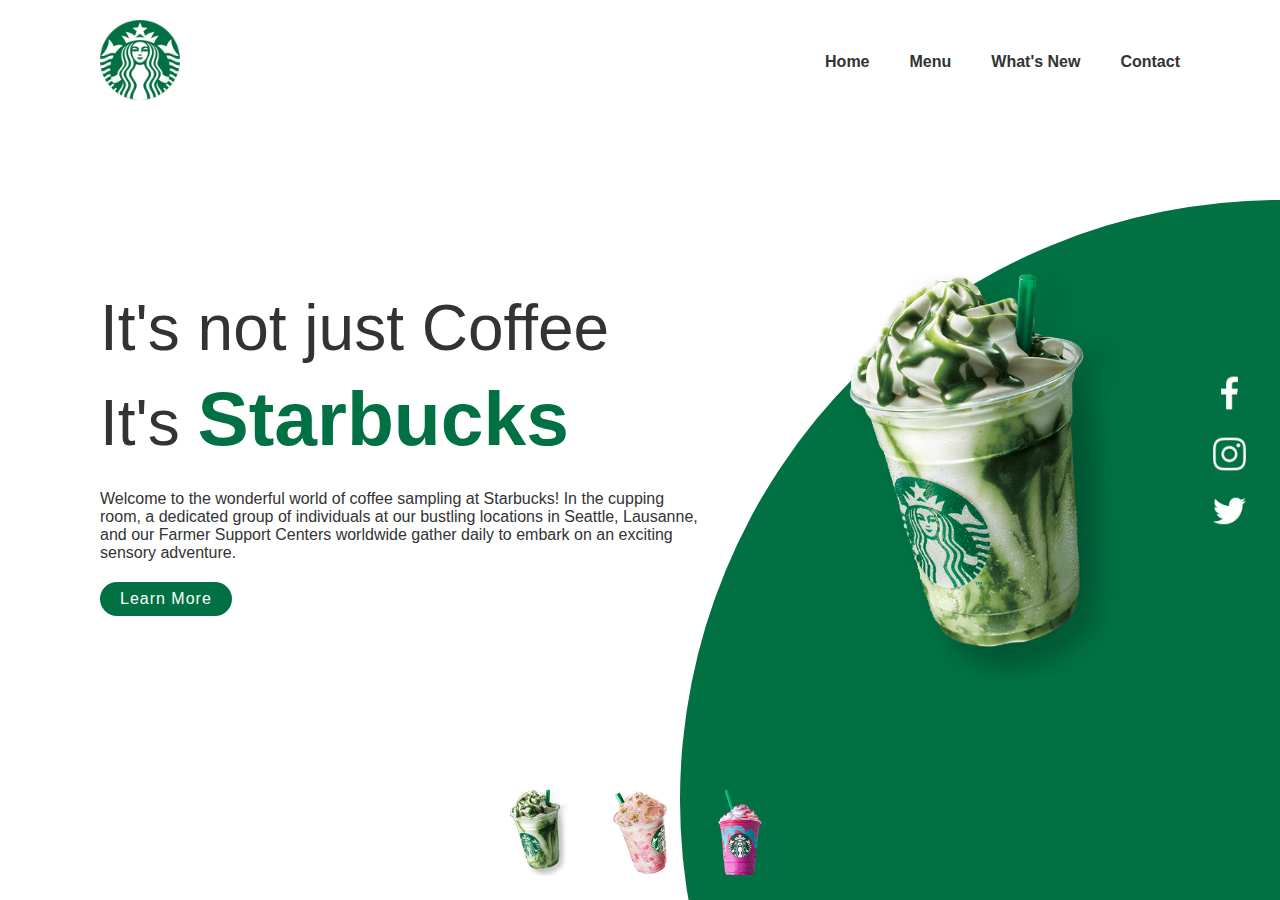
<file: Oasis Infobyte-Task 1 Landing Page/index.html>
<!DOCTYPE html>
<html lang="en">
<head>
    <meta charset="UTF-8">
    <meta http-equiv="X-UA-Compatible" content="IE=edge">
    <meta name="viewport" content="width=<device-width>, initial-scale=1.0">
    <title>Starbucks</title>
    <link rel="stylesheet" href="style.css">
</head>
<body>
    <section>
        <div class="circle"></div> 
        <header>
            <a href="#"><img src="logo.png" class="logo"></a>
            <ul>
                <li><a href='#'>Home</a></li>
                <li><a href='#'>Menu</a></li>
                <li><a href='#'>What's New</a></li>
                <li><a href='#'>Contact</a></li>
            </ul>
        </header>
        <div class="content">
            <div class="textBox">
                <h2>It's not just Coffee<br>It's <span>Starbucks</span></h2>
                <p>Welcome to the wonderful world of coffee sampling at Starbucks! In the cupping room, a dedicated group of individuals at our bustling locations in Seattle, Lausanne, and our Farmer Support Centers worldwide gather daily to embark on an exciting sensory adventure. </p>
                <a href="#">Learn More</a>
            </div>    
            <div class="imgBox">
                <img src="img1.png" class="starbucks">
            </div>
        </div>
        <ul class="thumb">
            <li><img src="thumb1.png" onclick="imgSlider('img1.png'); changeCircleColor('#017143')"></li>
            <li><img src="thumb2.png" onclick="imgSlider('img2.png'); changeCircleColor('#eb7495')"></li>
            <li><img src="thumb3.png" onclick="imgSlider('img3.png'); changeCircleColor('#d752b1')"></li>
        </ul>
        <ul class="sci">
            <li><a href="#"><img src="facebook.png"></a></li>
            <li><a href="#"><img src="instagram.png"></a></li>
            <li><a href="#"><img src="twitter.png"></a></li>
        </ul>
    </section>

    <script type="text/javascript">
        function imgSlider(anything){
            document.querySelector('.starbucks').src = anything;
        }

        function changeCircleColor(color){
            const circle = document.querySelector('.circle')
            circle.style.background = color;
        }
    </script>
</body>
</html>
</file>
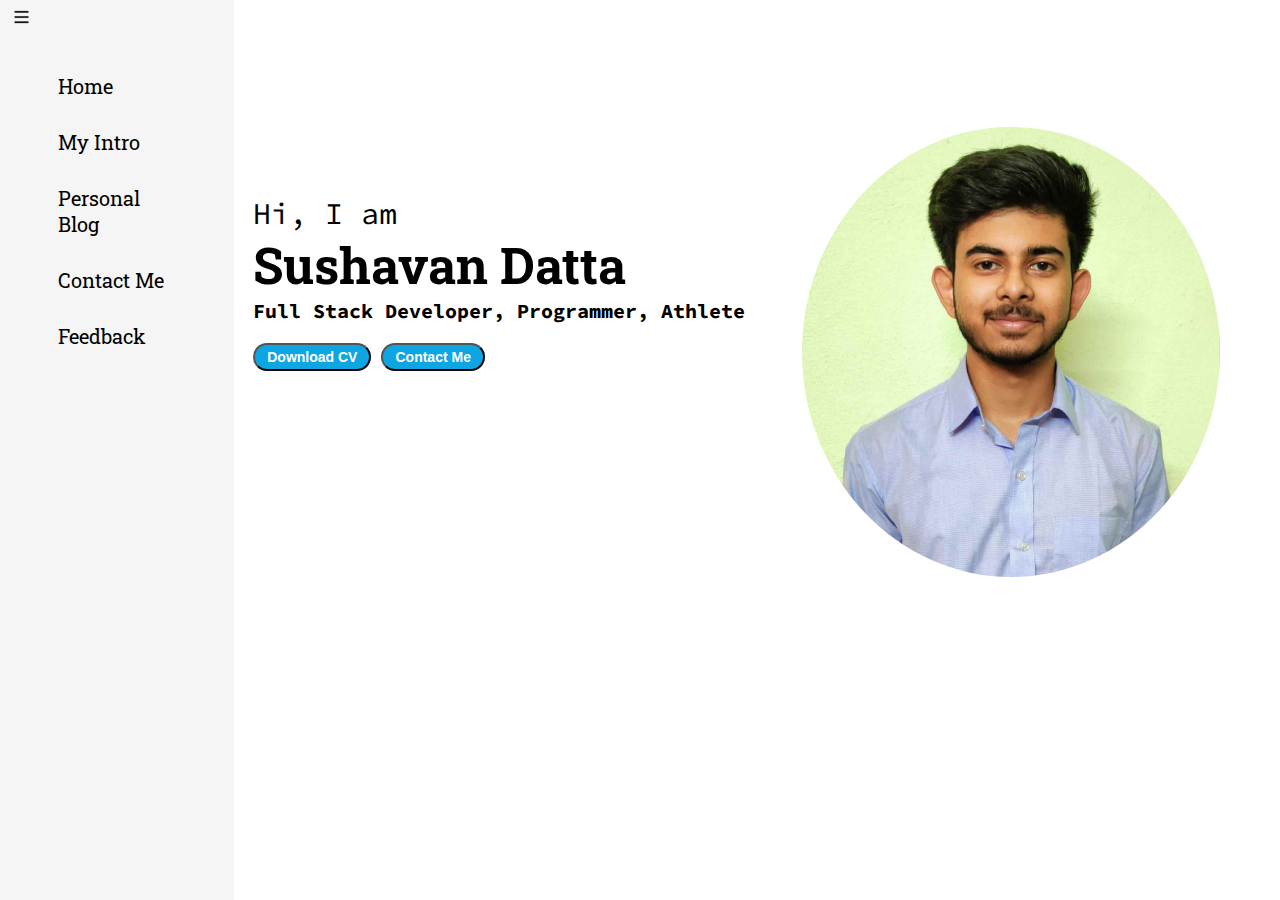
<file: Oasis Infobyte-Task 2 Portfolio/index.html>
<!DOCTYPE html>
<html lang="en">
<head>
    <meta charset="UTF-8">
    <meta http-equiv="X-UA-Compatible" content="IE=edge">
    <meta name="viewport" content="width=device-width, initial-scale=1.0">
    <title>Sushavan Datta - Software Engineer</title>
    <link rel="stylesheet" href="style.css">
</head>
<body>
    <div class="container">
        <div class="sidebar">
            <nav>
                <ul>
                    <li><a href="home.html">Home</a></li>
                    <li><a href="intro.html">My Intro</a></li>  
                    <li><a href="blog.html">Personal Blog</a></li>
                    <li><a href="contact.html">Contact Me</a></li>
                    <li><a href="feedback.html">Feedback</a></li>
                </ul>
            </nav>
        </div>
        <div class="main">
            <div class="hamburger">
                <img class="ham" src="ham.png" alt="" width="23px">
                <img class="cross" src="ham.png" alt="" width="23px">
            </div>
            <div class="infoContainer">
                <div class="devinfo">
                    <div class="hello">Hi, I am</div>
                    <div class="name">Sushavan Datta</div>
                    <div class="About">Full Stack Developer, Programmer, Athlete</div>
                    <div class="buttons">
                        <a href="Sushavan Datta Resume.pdf" target="_blank">
                        <button class="btn">Download CV</button></a>
                        <a href="contact.html">
                        <button class="btn">Contact Me</button></a>
                    </div>
                </div>
                <div class="devpic"><img src="photo.jpg" alt="Sushavan Datta"></div>
            </div>
        </div>
</div>
<script src="script.js"></script>  
</body>
</html>
</file>
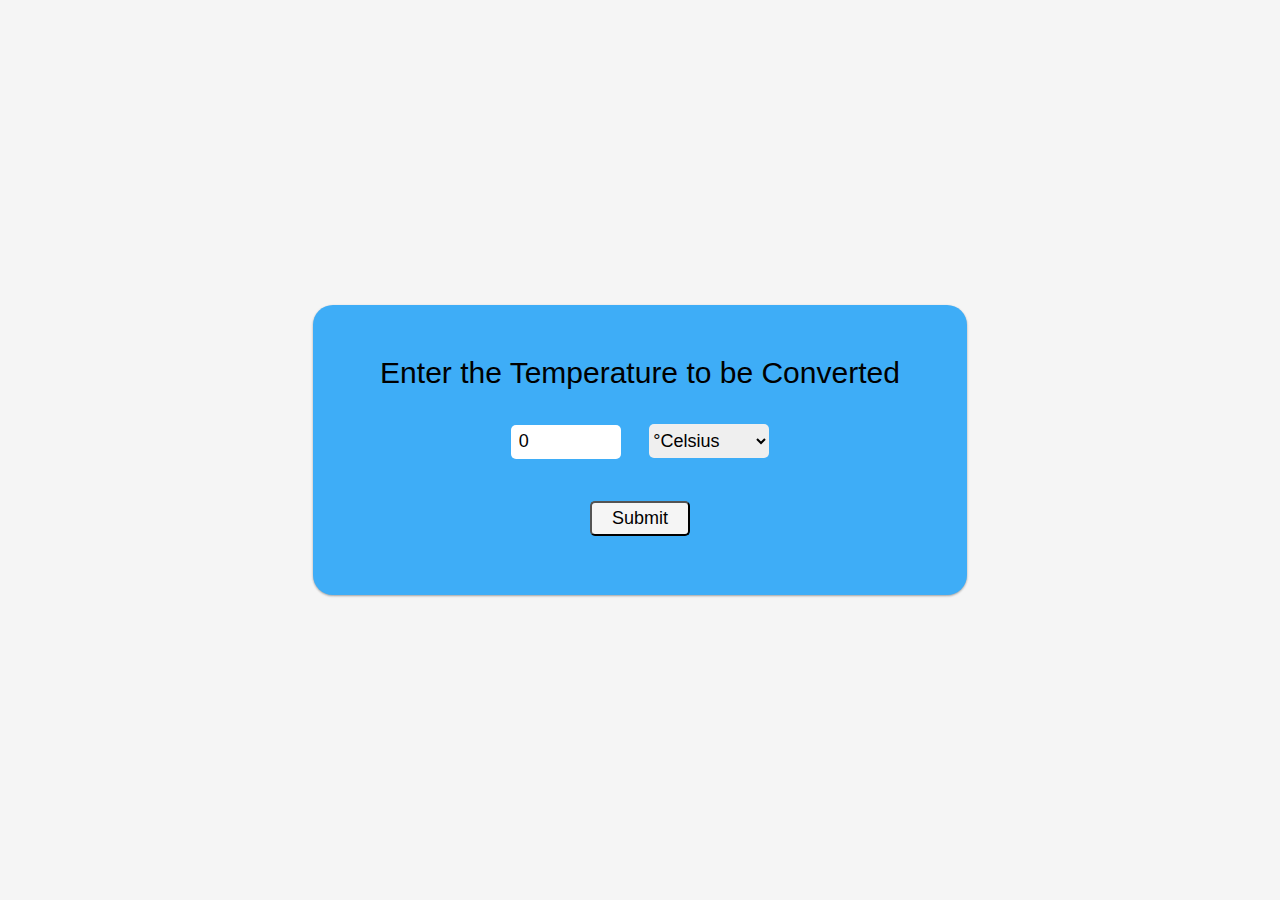
<file: Oasis Infobyte-Task 3 Temperature Converter/index.html>
<!DOCTYPE html>
<html lang="en">

<head>
    <meta charset="UTF-8">
    <meta http-equiv="X-UA-Compatible" content="IE=edge">
    <meta name="viewport" content="width=device-width, initial-scale=1.0">
    <link rel="stylesheet" href="style.css">
    <title>Temperature Converter</title>
    <style>
        body {
            background: whitesmoke;
            height: 100vh;
            margin: 0;
            display: flex;
            align-items: center;
            justify-content: center;
            font-family: Arial, sans-serif;
            color: black;
        }

        h1 {
            font-size: 48px;
            text-align: center;
        }
    </style>
</head>
</head>

<body>
    <div class="container">
        <form id="calcTemp" onsubmit="calculateTemp(); return false">
            <label for="temp">Enter the Temperature to be Converted</label>
            <br>
            <input type="number" name="temp" id="temp" value="0">
            <select name="temp_diff" id="temp_diff">
                <option value="cel">&#176;Celsius</option>
                <option value="fah">&#176;Fahrenheit</option>
            </select>
            <br>
            <input type="submit" name="temp" id="submit">
            <br>
            <span id="result"></span>
        </form>
    </div>

    <script src="script.js"></script>
</body>

</html>
</file>
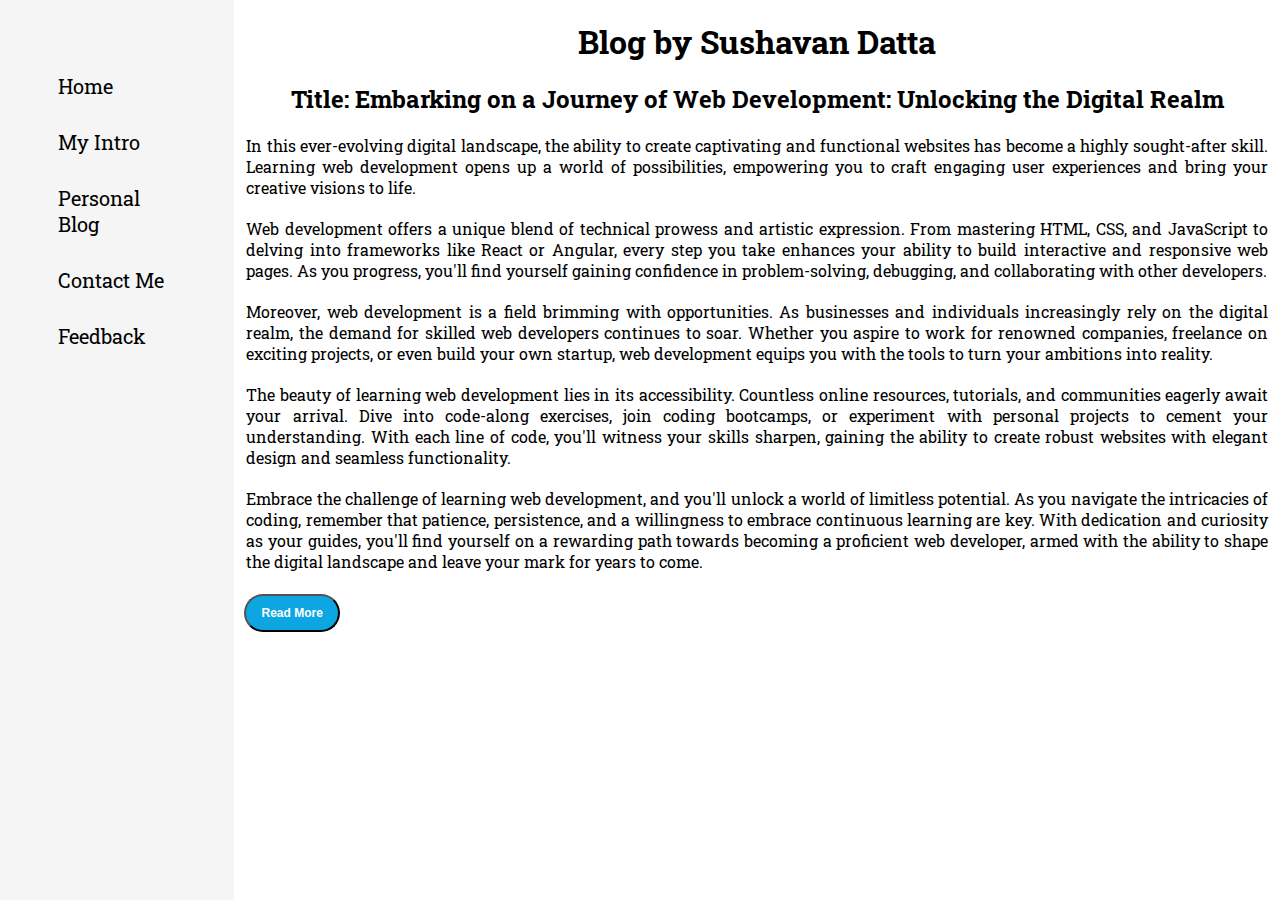
<file: Oasis Infobyte-Task 2 Portfolio/blog.html>
<!DOCTYPE html>
<html lang="en">
<head>
    <meta charset="UTF-8">
    <meta http-equiv="X-UA-Compatible" content="IE=edge">
    <meta name="viewport" content="width=device-width, initial-scale=1.0">
    <title>Sushavan Datta - Software Engineer</title>
    <link rel="stylesheet" href="style.css">
</head>
<body>
    <div class="container">
        <div class="sidebar">
            <nav>
                <ul>
                    <li><a href="home.html">Home</a></li>
                    <li><a href="intro.html">My Intro</a></li>              
                    <li><a href="blog.html">Personal Blog</a></li>
                    <li><a href="contact.html">Contact Me</a></li>
                    <li><a href="feedback.html">Feedback</a></li>
                </ul>
            </nav>
        </div>
        <div class="main">
           <div class="blogContainer">
                <h1>Blog by Sushavan Datta</h1>
                <div class="blogitem">
                    <h2>Title: Embarking on a Journey of Web Development: Unlocking the Digital Realm </h2>
                    <p>In this ever-evolving digital landscape, the ability to create captivating and functional websites has become a highly sought-after skill. Learning web development opens up a world of possibilities, empowering you to craft engaging user experiences and bring your creative visions to life.</p>
                    <h2> </h2>
                    <p>Web development offers a unique blend of technical prowess and artistic expression. From mastering HTML, CSS, and JavaScript to delving into frameworks like React or Angular, every step you take enhances your ability to build interactive and responsive web pages. As you progress, you'll find yourself gaining confidence in problem-solving, debugging, and collaborating with other developers.</p>
                    <h2> </h2>
                    <p>Moreover, web development is a field brimming with opportunities. As businesses and individuals increasingly rely on the digital realm, the demand for skilled web developers continues to soar. Whether you aspire to work for renowned companies, freelance on exciting projects, or even build your own startup, web development equips you with the tools to turn your ambitions into reality.</p>
                    <h2>   </h2>
                    <p>The beauty of learning web development lies in its accessibility. Countless online resources, tutorials, and communities eagerly await your arrival. Dive into code-along exercises, join coding bootcamps, or experiment with personal projects to cement your understanding. With each line of code, you'll witness your skills sharpen, gaining the ability to create robust websites with elegant design and seamless functionality.</p>
                    <h2>    </h2>
                    <p>Embrace the challenge of learning web development, and you'll unlock a world of limitless potential. As you navigate the intricacies of coding, remember that patience, persistence, and a willingness to embrace continuous learning are key. With dedication and curiosity as your guides, you'll find yourself on a rewarding path towards becoming a proficient web developer, armed with the ability to shape the digital landscape and leave your mark for years to come.</p>
                    <button class="btn btn-sm">Read More</button>
                </div>
           </div>
        </div>
</div>  
<script src="script.js"></script>
</body>
</html>
</file>
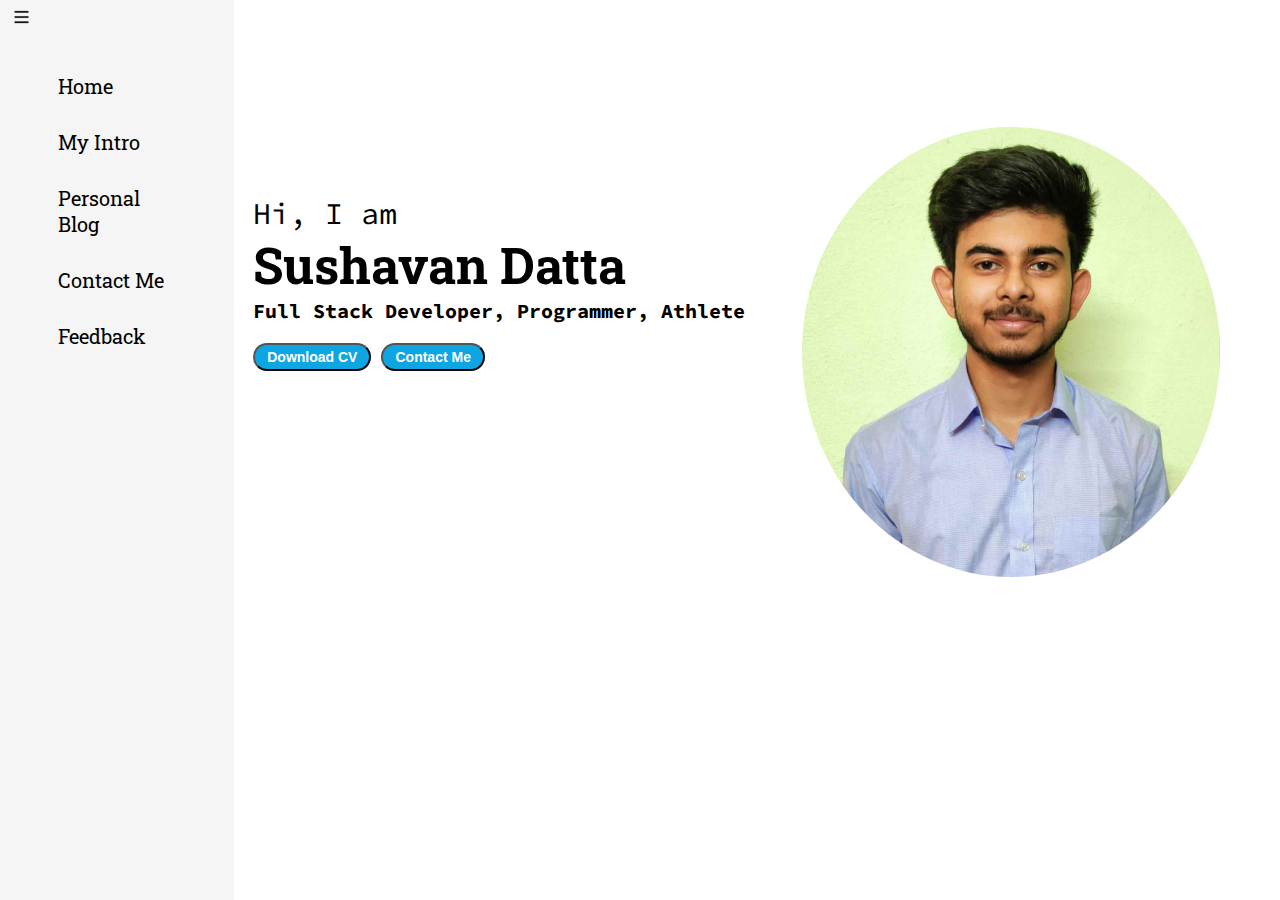
<file: Oasis Infobyte-Task 2 Portfolio/home.html>
<!DOCTYPE html>
<html lang="en">
<head>
    <meta charset="UTF-8">
    <meta http-equiv="X-UA-Compatible" content="IE=edge">
    <meta name="viewport" content="width=device-width, initial-scale=1.0">
    <title>Sushavan Datta - Software Engineer</title>
    <link rel="stylesheet" href="style.css">
</head>
<body>
    <div class="container">
        <div class="sidebar">
            <nav>
                <ul>
                    <li><a href="home.html">Home</a></li>
                    <li><a href="intro.html">My Intro</a></li>
                    <li><a href="blog.html">Personal Blog</a></li>
                    <li><a href="contact.html">Contact Me</a></li>
                    <li><a href="feedback.html">Feedback</a></li>
                </ul>
            </nav>
        </div>
        <div class="main">
            <div class="hamburger">
                <img class="ham" src="ham.png" alt="" width="23px">
                <img class="cross" src="ham.png" alt="" width="23px">
            </div>
            <div class="infoContainer">
                <div class="devinfo">
                    <div class="hello">Hi, I am</div>
                    <div class="name">Sushavan Datta</div>
                    <div class="About">Full Stack Developer, Programmer, Athlete</div>
                    <div class="buttons">
                        <a href="Sushavan Datta Resume.pdf" target="_blank">
                        <button class="btn">Download CV</button></a>
                        <a href="contact.html">
                        <button class="btn">Contact Me</button></a>
                    </div>
                </div>
                <div class="devpic"><img src="photo.jpg" alt="Sushavan Datta"></div>
            </div>
        </div>
</div>
<script src="script.js"></script>  
</body>
</html>
</file>
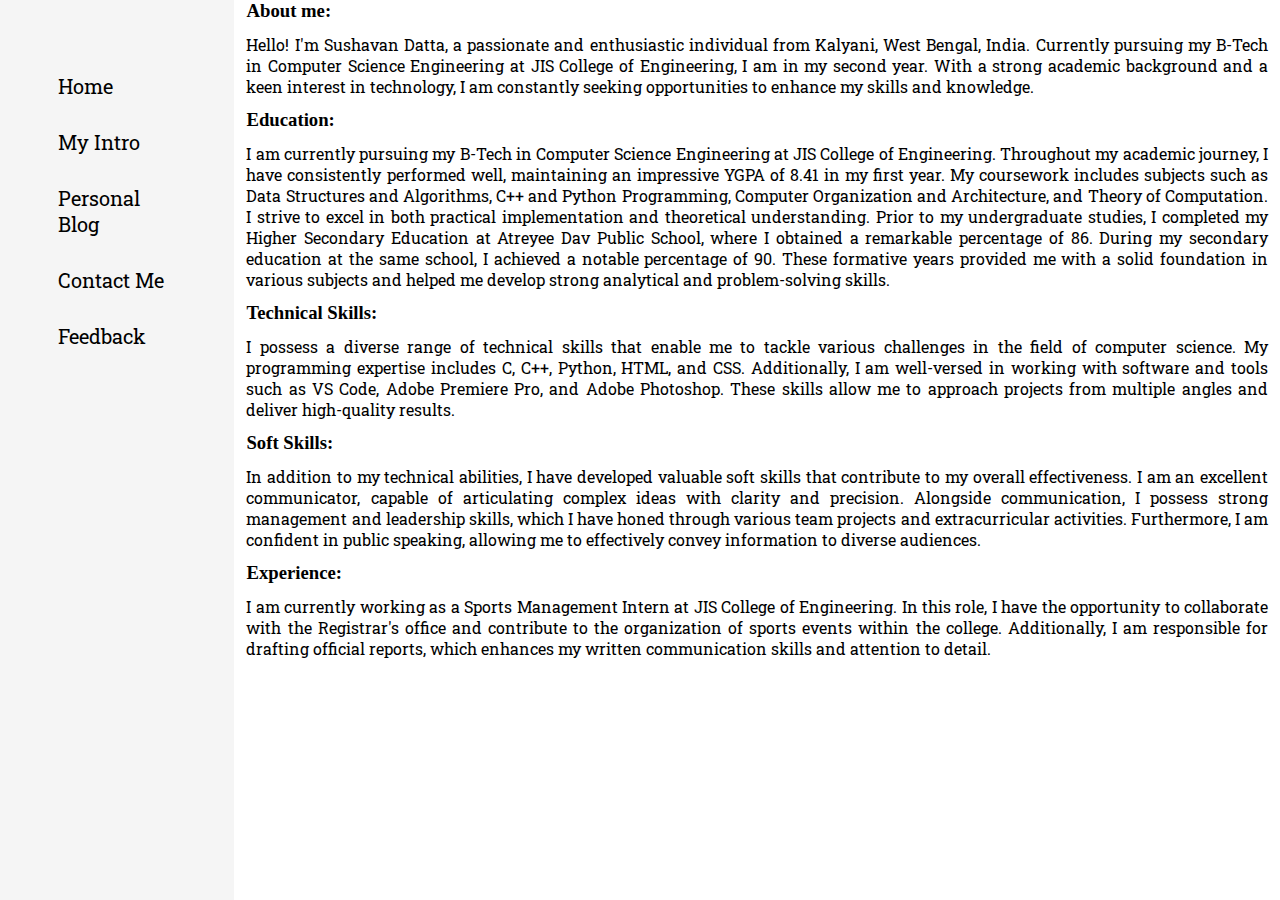
<file: Oasis Infobyte-Task 2 Portfolio/intro.html>
<!DOCTYPE html>
<html lang="en">
<head>
    <meta charset="UTF-8">
    <meta http-equiv="X-UA-Compatible" content="IE=edge">
    <meta name="viewport" content="width=device-width, initial-scale=1.0">
    <title>Sushavan Datta - Software Engineer</title>
    <link rel="stylesheet" href="style.css">
</head>
<body>
    <div class="container">
        <div class="sidebar">
            <nav>
                <ul>
                    <li><a href="home.html">Home</a></li>
                    <li><a href="intro.html">My Intro</a></li>
                    <li><a href="blog.html"> Personal Blog</a></li>
                    <li><a href="contact.html">Contact Me</a></li>
                    <li><a href="feedback.html">Feedback</a></li>
                </ul>
            </nav>
        </div>
        <div class="main">
           <div class="intro">
                    <h3>About me:</h3>
                <p>Hello! I'm Sushavan Datta, a passionate and enthusiastic individual from Kalyani, West Bengal, India. Currently pursuing my B-Tech in Computer Science Engineering at JIS College of Engineering, I am in my second year. With a strong academic background and a keen interest in technology, I am constantly seeking opportunities to enhance my skills and knowledge.</p>
                <h3>Education:</h3>
                <p>I am currently pursuing my B-Tech in Computer Science Engineering at JIS College of Engineering. Throughout my academic journey, I have consistently performed well, maintaining an impressive YGPA of 8.41 in my first year. My coursework includes subjects such as Data Structures and Algorithms, C++ and Python Programming, Computer Organization and Architecture, and Theory of Computation. I strive to excel in both practical implementation and theoretical understanding.

                Prior to my undergraduate studies, I completed my Higher Secondary Education at Atreyee Dav Public School, where I obtained a remarkable percentage of 86. During my secondary education at the same school, I achieved a notable percentage of 90. These formative years provided me with a solid foundation in various subjects and helped me develop strong analytical and problem-solving skills.</p>
                <h3>Technical Skills:</h3>
                <p>I possess a diverse range of technical skills that enable me to tackle various challenges in the field of computer science. My programming expertise includes C, C++, Python, HTML, and CSS. Additionally, I am well-versed in working with software and tools such as VS Code, Adobe Premiere Pro, and Adobe Photoshop. These skills allow me to approach projects from multiple angles and deliver high-quality results.</p>
                <h3>Soft Skills:</h3>
                <p>In addition to my technical abilities, I have developed valuable soft skills that contribute to my overall effectiveness. I am an excellent communicator, capable of articulating complex ideas with clarity and precision. Alongside communication, I possess strong management and leadership skills, which I have honed through various team projects and extracurricular activities. Furthermore, I am confident in public speaking, allowing me to effectively convey information to diverse audiences.</p>
                <h3>Experience:</h3>
                <p>I am currently working as a Sports Management Intern at JIS College of Engineering. In this role, I have the opportunity to collaborate with the Registrar's office and contribute to the organization of sports events within the college. Additionally, I am responsible for drafting official reports, which enhances my written communication skills and attention to detail.</p>
           </div>
        </div>
</div> 
<script src="script.js"></script>   
</body>
</html>
</file>
<file: Oasis Infobyte-Task 1 Landing Page/style.css>
@import url('https://fonts.googlepis.com/css?family=Poppins:200,300,400,500,600,700,800,900&display=swap');
*
{   
    margin:0;
    padding: 0;
    box-sizing: border-box;
    font-family: 'Poppins',sans-serif;

}

section
{
    position: relative;
    width: 100%;
    min-height: 100vh;
    padding: 100px;
    display: flex;
    justify-content: space-between;
    align-items: center;
    background: #fff;    
}

header
{
    position: absolute;
    top: 0;
    left:0;
    width:  100%;
    padding: 20px 100px;
    display: flex;
    justify-content: space-between;
    align-items: center;
}

header .logo
{
    position: relative;
    max-width: 80px;
}
header ul
{
    position: relative;
    display:flex        
}
header ul li
{
    list-style: none;
}
header ul li a
{
    display: inline-block;
    color: #333;
    font-weight: 400;
    margin-left: 40px;
    text-decoration: none;
    font-weight: bold; 
}
.content
{
    position: relative;
    width:100%;
    display:flex;
    justify-content: space-between;
    align-items: center;
}
.content .textBox
{
    position: relative;
    max-width: 600px;
}
.content .textBox h2
{
    color: #333;
    font-size: 4em;
    margin-bottom: 21px;
    line-height: 1.4em;
    font-weight: 500;
}
.content .textBox h2 span
{
    color: #017143;
    font-size: 1.2em;
    font-weight: 800;
}

.content .textBox p
{
    color: #333;
}
.content .textBox a
{
    display: inline-block;
    margin-top: 20px;
    padding: 8px 20px;
    background: #017143;
    color: #fff;
    border-radius: 40px;
    font-weight: 500;
    letter-spacing: 1px;
    text-decoration: none;
} 
.content .imgBox
{
    width: 600px;
    display: flex;
    justify-content: flex-end;
    padding-right: 50px;
    margin-top: 50px;
}

.content .imgBox img
{
    max-width: 281px;
}

.thumb
{
    position:absolute;
    left: 50%;
    bottom: 20px;
    transform: translateX(-50%);
    display: flex;
    max-width: 300px;
}

.thumb li
{
    list-style: none;
    display: inline-block;
    margin: 0 20px;
    cursor: pointer;
    transition: 0.5s;
}

.thumb li:hover
{
    transform: translateY(-17px);
}
.thumb li img
{
    max-width: 60px;
}

.sci
{
    position: absolute;
    top:50%;
    right: 30px;
    transform: translateY(-50%);
    display: flex;
    justify-content: center;
    align-items: center;
    flex-direction: column;
}

.sci li
{
    list-style: none;
}

.sci li a
{
    display: flex;
    margin: 10px 0;
    transform: scale(0.8);
    filter: invert(1);
}

.circle
{
    position:absolute;
    top:0;
    left:0;
    width: 100%;
    height: 100%;
    background: #017143;
    clip-path: circle(600px at right 800px);
}
</file>
<file: Oasis Infobyte-Task 2 Portfolio/style.css>
@import url('https://fonts.googleapis.com/css2?family=Alkatra&family=Roboto+Slab&display=swap');

@import url('https://fonts.googleapis.com/css2?family=Source+Code+Pro&display=swap');
*{
    margin: 0;
    padding: 0;
}
.sidebar{
    background-color: whitesmoke;
    font-family: 'Roboto Slab', serif;
    height: 100vh;
    transition: transform 0.3s ease-in;
}

.sidebar nav{
    padding: 58px;
}

.sidebar li {
    list-style: none;
    font-size: 20px;
    padding: 15px 0;
}

.sidebar li a {
    text-decoration: none;
    color: black;
 
}
.main{
    background-color: white;
    width: 85vw;
}
.container{
    display:flex;
}

.infoContainer{
    background-color: white;
    height: 30vw;
    width: 80vw;
    margin: 90px auto;
    display: flex;
    justify-content: space-around;
}

.devinfo{
    display: flex;
    justify-content: center;
    flex-direction: column;
    font-family: 'Source Code Pro', monospace;
}

.hello{font-size: 30px;}

.name{
    font-size: 50px;
    font-weight: bold;   
    font-family: 'Roboto Slab', serif; 
}

.About{
    font-size: 20px;
    font-weight: bold;
}

.buttons{
    margin-top: 20px;
}
.btn{
    padding: 4px 12px;
    border-radius: 151px;
    color: white;
    background-color: rgb(13, 166, 226);
    font-weight: bold;
    font-size: 14px;
    cursor: pointer;

}

.btn:hover{
    color: rgb(13, 166, 226);
    background-color: white;
}

.btn-sm{
    font-size: 12px;
    padding: 10px 15px;
    margin: 10px 0; 

}
.devpic img {
    height: 50vh;
    padding: 37px 41px;
    border-radius: 70%;
}

.contactform{
    padding: 0 34px;
    padding-top: 70px;
    font-family: 'Source Code Pro', monospace;
}



.contactform h1 {
    font-family: 'Roboto Slab', serif;
    text-align: center;
    padding: 12px 0;

}

.contactform form div{
    padding: 4px 0;
    display: flex;
    flex-direction: column;
}

.contactform form div input {
    width: 26vw;
    border-radius: 5px;
    margin: 6px 0 0 0;
    padding: 3px;
}

#emailHelp{
    font-size: 11px;
    color: midnightblue;
    margin: 0 5px;
}

#form-check{
    flex-direction: row;


}

#form-check input{
    width: 24px;
    margin: 3px 0;
}

.blogitem h2 {
    text-align: center;
    margin: 20px;
    font-family: 'Roboto Slab', serif;
}

.blogContainer h1 {
    font-family: 'Roboto Slab', serif;
    margin: 20px;
    text-align: center;
}

.blogitem p{
    text-align: justify;
    font-family: 'Roboto Slab', serif;
    margin: 12px;
}
.blogitem .btn-sm
{
    margin-left: 10px;
}
.intro h2{
    font-family: 'Source Code Pro', monospace;
    margin: 12px;
}


.intro p{
    font-family: 'Roboto Slab', serif;
    margin: 12px;

}

.sidebarGo{
    transform: translate(-240px, 0px);
    position: absolute;
}

.hamburger{
    position:absolute;
    cursor: pointer;
    top: 10px;
    left: 10px;
}

.cross{
    margin-left: 171px;
}

.intro p
{
    text-align: justify;
}

.intro h3
{
    padding-left: 12px;
}
</file>
<file: Oasis Infobyte-Task 3 Temperature Converter/style.css>
@import url('https://fonts.googleapis.com/css2?family=Raleway:ital,wght@0,300;0,500;0,600;0,700;1,300;1,400;1,500;1,600;1,700&family=Roboto:wght@100;300;400;700&family=Ubuntu:ital,wght@0,300;0,400;0,500;1,300;1,400;1,500;1,700&display=swap');

* {
    box-sizing: border-box;
    padding: 0;
    margin: 0;
    font-family: 'Poppins', sans-serif;
}
body {
    background: rgb(158, 213, 245); 
  }
  

.container {
    display: flex;
    justify-content: center;
    align-items: center;
    height: 100vh;
    text-align: center;
}

#calcTemp {
    padding: 29px 67px;
    min-height: 290px;
    background-color: #3eadf7;
    box-shadow: rgba(0, 0, 0, 0.12) 0px 1px 3px, rgba(0, 0, 0, 0.24) 0px 1px 2px;
    border-radius: 20px;
    transition: transform 0.3s ease-in-out;
}

label {
    font-size: 30px;
    line-height: 78px;
}

#temp {
    width: 110px;
    height: 34px;
    border-radius: 5px;
    margin: 12px;
    padding: 8px;
    font-size: 18px;
    font-weight: 500;
    border: none;
    outline: none;
}

#temp_diff {
    width: 120px;
    height: 34px;
    border-radius: 5px;
    margin: 12px;
    font-size: 18px;
    font-weight: 500;
    border: none;
    outline: none;
}

#submit {
    width: 100px;
    border-radius: 5px;
    margin: 30px 0 20px 0;
    font-size: 18px;
    background-color: whitesmoke;
    padding: 5px;
    transition: all 0.5s ease;
}


#result{
    font-size: 27px;
}
</file>
